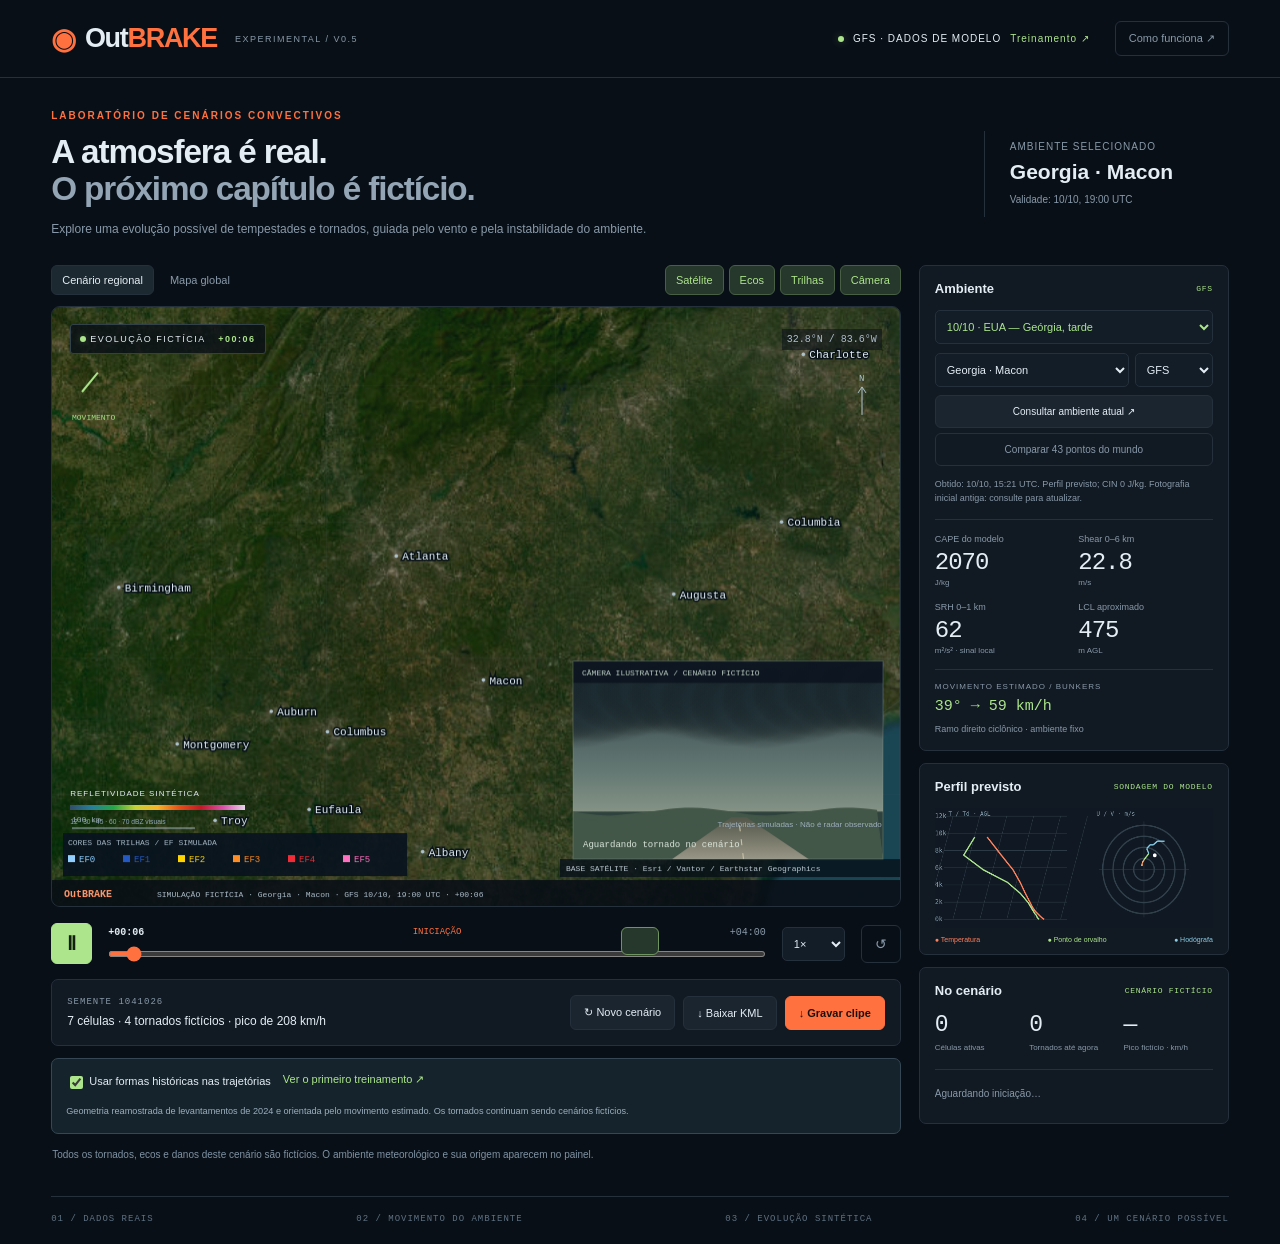
<file: index.html>
<!doctype html>
<html lang="pt-BR">
<head>
<meta charset="utf-8"><meta name="viewport" content="width=device-width,initial-scale=1">
<meta name="theme-color" content="#090f17"><meta name="description" content="OutBRAKE: um surto fictício guiado por ambientes reais de modelos meteorológicos.">
<title>OutBRAKE · Atmosfera real. Histórias possíveis.</title>
<link rel="stylesheet" href="style.css?v=05">
</head>
<body>
<header><a class="brand" href="./" aria-label="OutBRAKE início"><span class="brand-icon">◉</span>Out<span>BRAKE</span><small>EXPERIMENTAL / V0.5</small></a><div class="head-right"><span class="status-dot"></span><span id="sourceBadge">CARREGANDO AMBIENTE</span><a href="training.html" class="lab-link">Treinamento ↗</a><button id="aboutBtn" class="quiet">Como funciona ↗</button></div></header>
<main>
<section class="intro"><div><div class="eyebrow">LABORATÓRIO DE CENÁRIOS CONVECTIVOS</div><h1>A atmosfera é real.<br><span>O próximo capítulo é fictício.</span></h1><p>Explore uma evolução possível de tempestades e tornados, guiada pelo vento e pela instabilidade do ambiente.</p></div><div class="intro-meta"><span>AMBIENTE SELECIONADO</span><strong id="regionTitle">Preparando cenário…</strong><small id="validTime">—</small></div></section>
<section class="workbench">
<div class="stage-column">
<div class="stage-toolbar"><div class="tabs" role="group" aria-label="Visualização"><button id="regionalBtn" class="active">Cenário regional</button><button id="worldBtn">Mapa global</button></div><div class="layer-buttons"><button id="satelliteBtn" class="active" aria-pressed="true">Satélite</button><button id="radarBtn" class="active" aria-pressed="true">Ecos</button><button id="tracksBtn" class="active" aria-pressed="true">Trilhas</button><button id="cameraBtn" class="active" aria-pressed="true">Câmera</button></div></div>
<div class="stage"><canvas id="map" aria-label="Animação de um surto fictício de tempestades"></canvas><div id="stageOverlay" class="stage-live"><span class="status-dot"></span> EVOLUÇÃO FICTÍCIA <b id="stageTime">00:00</b></div><div class="stage-location" id="stageLocation">—</div><div id="echoLegend" class="legend"><span>REFLETIVIDADE SINTÉTICA</span><i></i><small>12 · 30 · 45 · 60 · 70 dBZ visuais</small></div><div class="map-note" id="mapNote">Trajetórias simuladas · Não é radar observado</div></div>
<div class="transport"><button id="playBtn" class="play" aria-label="Pausar animação">Ⅱ</button><div class="timeline"><div class="time-row"><b id="clock">+00:00</b><span id="phase">INICIAÇÃO</span><span>+04:00</span></div><input id="scrub" type="range" min="0" max="240" step="0.2" value="0" aria-label="Minutos do cenário"></div><select id="speed" aria-label="Velocidade"><option value="2">0,5×</option><option value="4" selected>1×</option><option value="8">2×</option><option value="16">4×</option></select><button id="restartBtn" class="quiet" title="Recomeçar">↺</button></div>
<div class="scenario-strip"><div><span id="seedLabel">SEMENTE —</span><strong id="summary">Gerando evolução…</strong></div><button id="newBtn">↻ Novo cenário</button><button id="kmlBtn" title="Trajetórias completas do cenário para o Google Earth">↓ Baixar KML</button><button id="exportBtn" class="accent">↓ Gravar clipe</button></div>
<div class="learning-strip"><label><input id="historicalShapes" type="checkbox" checked> Usar formas históricas nas trajetórias</label><a href="training.html">Ver o primeiro treinamento ↗</a><small>Geometria reamostrada de levantamentos de 2024 e orientada pelo movimento estimado. Os tornados continuam sendo cenários fictícios.</small></div><section id="finalSummary" class="final-summary" hidden><div class="panel-title"><h2>Resumo final dos tornados</h2><span>CLASSIFICAÇÃO SIMULADA</span></div><table><thead><tr><th>Tornado</th><th>Classe</th><th>Pico fictício</th><th>Duração</th></tr></thead><tbody id="summaryRows"></tbody></table><small>Classe EF pela faixa do pico de vento fictício. EF0 azul claro · EF1 azul escuro · EF2 amarelo · EF3 laranja · EF4 vermelho · EF5 rosa.</small></section><div class="foot-note">Todos os tornados, ecos e danos deste cenário são fictícios. O ambiente meteorológico e sua origem aparecem no painel.</div>
</div>
<aside>
<section class="panel"><div class="panel-title"><h2>Ambiente</h2><span id="modelLabel">GFS</span></div><select id="scenarioPreset" class="preset" aria-label="Cenário de hoje"><option value="usa">10/10 · EUA — Geórgia, tarde</option><option value="alabama">10/10 · Alabama — madrugada</option></select><div class="form-row"><select id="regionSelect" aria-label="Região"></select><select id="modelSelect" aria-label="Modelo"><option value="gfs">GFS</option><option value="ecmwf">ECMWF</option></select></div><button id="loadBtn" class="wide">Consultar ambiente atual ↗</button><button id="scanBtn" class="wide quiet">Comparar 36 pontos do mundo</button><p id="dataStatus" class="data-status" aria-live="polite">Lendo a consulta inicial…</p><div class="metrics"><div><span>CAPE do modelo</span><strong id="capeVal">—</strong><small>J/kg</small></div><div><span>Shear 0–6 km</span><strong id="shearVal">—</strong><small>m/s</small></div><div><span>SRH 0–1 km</span><strong id="srhVal">—</strong><small>m²/s² · sinal local</small></div><div><span>LCL aproximado</span><strong id="lclVal">—</strong><small>m AGL</small></div></div><div class="motion"><span>MOVIMENTO ESTIMADO / BUNKERS</span><strong id="motionVal">—</strong><small id="motionNote">—</small></div></section>
<section class="panel charts"><div class="panel-title"><h2>Perfil previsto</h2><span>SONDAGEM DO MODELO</span></div><canvas id="sounding" width="620" height="250" aria-label="Perfil de temperatura, ponto de orvalho e hodógrafa"></canvas><div class="chart-key"><span class="temp">● Temperatura</span><span class="dew">● Ponto de orvalho</span><span class="wind">● Hodógrafa</span></div></section>
<section class="panel"><div class="panel-title"><h2>No cenário</h2><span id="modeLabel">SUPERCÉLULAS</span></div><div class="scenario-stats"><div><strong id="cellCount">0</strong><span>Células ativas</span></div><div><strong id="torCount">0</strong><span>Tornados até agora</span></div><div><strong id="peakWind">—</strong><span>Pico fictício · km/h</span></div></div><div id="events" class="events"><p>Aguardando iniciação…</p></div></section>
</aside>
</section>
<section class="method-line"><span>01 / DADOS REAIS</span><span>02 / MOVIMENTO DO AMBIENTE</span><span>03 / EVOLUÇÃO SINTÉTICA</span><span>04 / UM CENÁRIO POSSÍVEL</span></section>
</main>
<dialog id="about"><button id="closeAbout" class="dialog-close" aria-label="Fechar">×</button><div class="eyebrow">O QUE ESTA VERSÃO FAZ</div><h2>Um experimento visual,<br>com a origem dos dados à vista.</h2><p>A consulta inicial usa um ambiente do GFS para o sudeste dos Estados Unidos em 10/10/2026. O seletor oferece o ambiente da tarde na Geórgia e o da madrugada no sudeste do Alabama. O painel apresenta o ponto e o horário efetivamente usados. Os botões de consulta buscam novas previsões pelo Open-Meteo. O painel informa o horário de validade e de obtenção; estes não são o horário de inicialização da rodada.</p><p>A comparação global amostra pontos em regiões convectivas em regiões convectivas e escolhe o maior índice de ingredientes nas próximas 24 horas. Não é uma busca exaustiva do planeta nem uma probabilidade de tornado. O índice usa CAPE, diferença vetorial entre os ventos de 10 m e 500 hPa, ponto de orvalho e CIN disponível.</p><p>O movimento regional usa uma aproximação de Bunkers com vento médio 0–6 km e desvio de 7,5 m/s. Escolhe o ramo ciclônico conforme o hemisfério. Shear e SRH usam alturas AGL e descartam níveis abaixo do solo. O LCL usa 125 × (T − Td). O perfil é previsto, sem assimilação adicional de radiossondagens neste protótipo.</p><p>A formação de células, a produção de tornados, seus ventos, tamanhos e durações são regras fictícias com aleatoriedade reproduzível. Não há integração das equações atmosféricas. Os ecos são um campo sintético com textura espacial, núcleo de precipitação, escudo dianteiro e gancho contínuo. A escala de dBZ é ilustrativa, sem cálculo microfísico. As classes EF mostradas são simuladas: o pico fictício é convertido em mph e arredondado antes de ser comparado às faixas EF0–EF5. A câmera é uma representação artística vinculada ao tornado selecionado.</p><p>O fundo regional usa um mosaico de imagens da superfície do Esri World Imagery, georreferenciado pelo retângulo de coordenadas retornado pelo serviço. As datas de aquisição variam: não é uma imagem meteorológica ao vivo. Há uma cópia incluída para o sudeste dos EUA; consultas a outras regiões podem buscar um novo mosaico. A camada Satélite pode ser desligada. Esta versão também usa contornos geográficos Natural Earth. Ainda não incorpora um modelo de elevação, frentes ou convergência para determinar a iniciação. A imagem mostra a superfície, mas o relevo não altera a física desta simulação. Baixos ingredientes podem gerar um cenário sem tornados.</p><p>Baixar KML exporta todas as trajetórias do cenário, com IDs, classes, cores e horários simulados, mesmo antes do fim da animação. Gravar clipe também baixa o KML correspondente. Cada classe tem uma pasta no Google Earth: EF0 azul claro, EF1 azul escuro, EF2 amarelo, EF3 laranja, EF4 vermelho e EF5 rosa.</p><p>A v0.5 inclui um experimento de aprendizado com GFS e registros históricos: treino em abril–maio de 2024, teste no mesmo período de 2025. O classificador é consultável na página Treinamento; a comparação ainda é retrospectiva e ele não determina a quantidade ou a intensidade dos tornados deste simulador. A opção de formas históricas usa uma biblioteca empírica de geometrias DAT de 2024, redimensionadas para o movimento de cada célula. Ainda não há um modelo de curvatura condicionado ao ambiente.</p><div class="sources"><a href="https://open-meteo.com/en/docs/gfs-api" target="_blank" rel="noopener">GFS / Open-Meteo ↗</a><a href="https://open-meteo.com/en/docs/ecmwf-api" target="_blank" rel="noopener">ECMWF / Open-Meteo ↗</a><a href="https://www.weather.gov/oun/efscale" target="_blank" rel="noopener">Faixas EF / NWS ↗</a><a href="https://services.arcgisonline.com/ArcGIS/rest/services/World_Imagery/MapServer" target="_blank" rel="noopener">Esri World Imagery ↗</a><a href="https://www.naturalearthdata.com/" target="_blank" rel="noopener">Natural Earth ↗</a><a href="https://github.com/Vitkkk/OutBRAKE" target="_blank" rel="noopener">Código do OutBRAKE ↗</a></div></dialog>
<div id="toast" role="status"></div>
<script src="learning.js?v=05"></script><script src="app.js?v=05"></script>
</body></html>
</file>
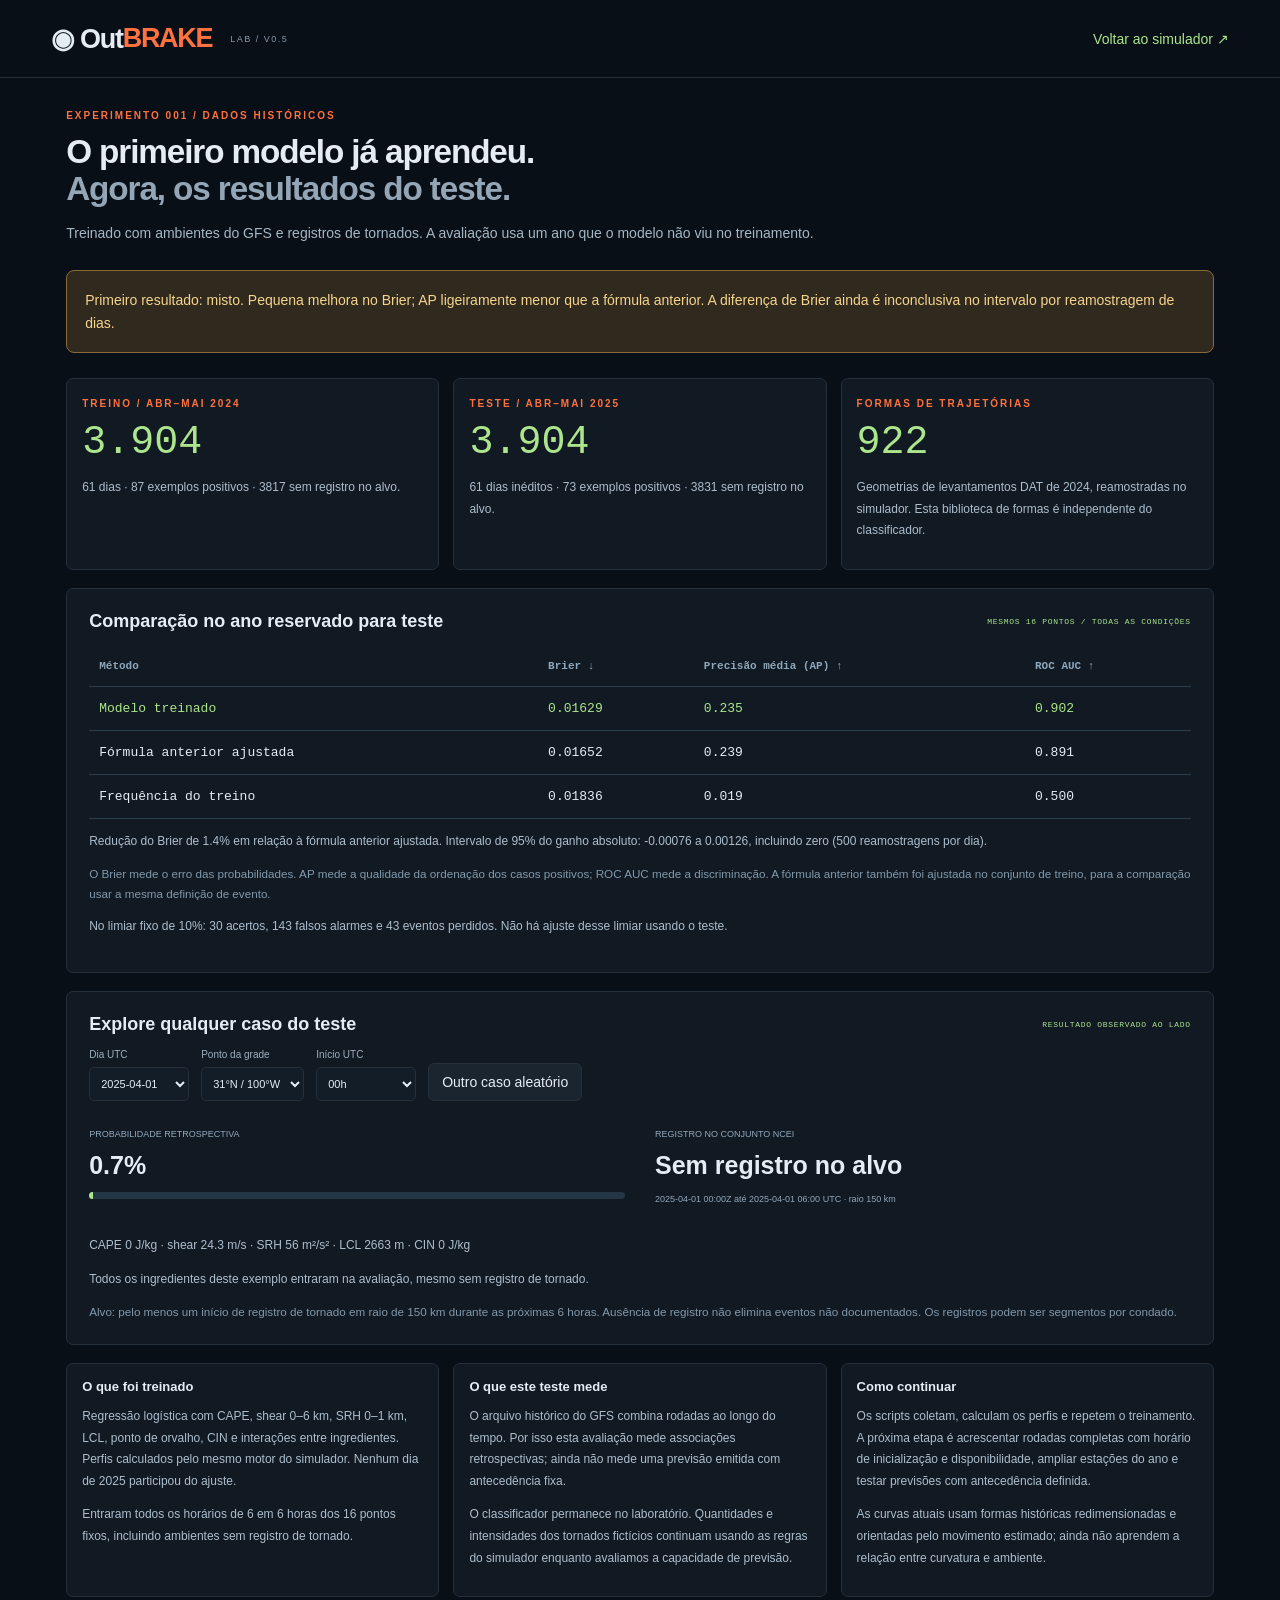
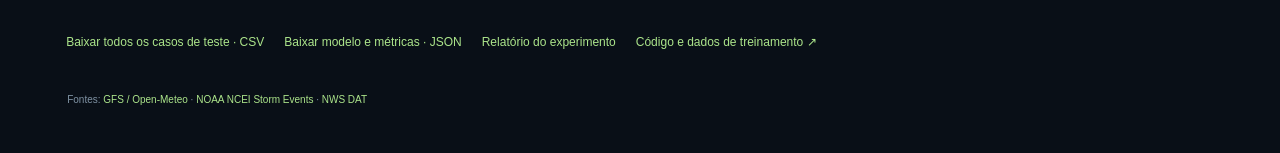
<file: training.html>
<!doctype html><html lang="pt-BR"><head><meta charset="utf-8"><meta name="viewport" content="width=device-width,initial-scale=1"><title>OutBRAKE · Primeiro treinamento</title><link rel="stylesheet" href="style.css?v=05"></head><body>
<header><a class="brand" href="./">◉ Out<span>BRAKE</span><small>LAB / V0.5</small></a><a class="lab-link" href="./">Voltar ao simulador ↗</a></header>
<main class="training-page"><div class="eyebrow">EXPERIMENTO 001 / DADOS HISTÓRICOS</div><h1>O primeiro modelo já aprendeu.<br><span>Agora, os resultados do teste.</span></h1><p class="training-lead">Treinado com ambientes do GFS e registros de tornados. A avaliação usa um ano que o modelo não viu no treinamento.</p>
<div id="trainingStatus" class="training-verdict" role="status">Carregando os resultados…</div>
<section class="training-grid"><article class="panel"><span class="eyebrow">TREINO / ABR–MAI 2024</span><strong id="trainCount" class="big-number">—</strong><p id="trainDetail"></p></article><article class="panel"><span class="eyebrow">TESTE / ABR–MAI 2025</span><strong id="testCount" class="big-number">—</strong><p id="testDetail"></p></article><article class="panel"><span class="eyebrow">FORMAS DE TRAJETÓRIAS</span><strong id="shapeCount" class="big-number">—</strong><p>Geometrias de levantamentos DAT de 2024, reamostradas no simulador. Esta biblioteca de formas é independente do classificador.</p></article></section>
<section class="panel research-panel"><div class="panel-title"><h2>Comparação no ano reservado para teste</h2><span>MESMOS 16 PONTOS / TODAS AS CONDIÇÕES</span></div><div class="table-scroll"><table class="research-table"><thead><tr><th>Método</th><th>Brier ↓</th><th>Precisão média (AP) ↑</th><th>ROC AUC ↑</th></tr></thead><tbody id="metricsRows"></tbody></table></div><p id="comparisonText"></p><small>O Brier mede o erro das probabilidades. AP mede a qualidade da ordenação dos casos positivos; ROC AUC mede a discriminação. A fórmula anterior também foi ajustada no conjunto de treino, para a comparação usar a mesma definição de evento.</small><p id="thresholdText"></p></section>
<section class="panel research-panel"><div class="panel-title"><h2>Explore qualquer caso do teste</h2><span>RESULTADO OBSERVADO AO LADO</span></div><div class="case-controls"><label>Dia UTC<select id="caseDate"></select></label><label>Ponto da grade<select id="casePoint"></select></label><label>Início UTC<select id="caseHour"><option value="00">00h</option><option value="06">06h</option><option value="12">12h</option><option value="18">18h</option></select></label><button id="randomCase">Outro caso aleatório</button></div><div class="case-result"><div><span>PROBABILIDADE RETROSPECTIVA</span><strong id="caseProbability">—</strong><div class="probability-bar"><i id="probabilityFill"></i></div></div><div><span>REGISTRO NO CONJUNTO NCEI</span><strong id="caseObserved">—</strong><small id="caseWindow"></small></div></div><p id="caseIngredients"></p><p id="caseReports"></p><small>Alvo: pelo menos um início de registro de tornado em raio de 150 km durante as próximas 6 horas. Ausência de registro não elimina eventos não documentados. Os registros podem ser segmentos por condado.</small></section>
<section class="training-grid"><article class="panel"><h2>O que foi treinado</h2><p>Regressão logística com CAPE, shear 0–6 km, SRH 0–1 km, LCL, ponto de orvalho, CIN e interações entre ingredientes. Perfis calculados pelo mesmo motor do simulador. Nenhum dia de 2025 participou do ajuste.</p><p>Entraram todos os horários de 6 em 6 horas dos 16 pontos fixos, incluindo ambientes sem registro de tornado.</p></article><article class="panel"><h2>O que este teste mede</h2><p>O arquivo histórico do GFS combina rodadas ao longo do tempo. Por isso esta avaliação mede associações retrospectivas; ainda não mede uma previsão emitida com antecedência fixa.</p><p>O classificador permanece no laboratório. Quantidades e intensidades dos tornados fictícios continuam usando as regras do simulador enquanto avaliamos a capacidade de previsão.</p></article><article class="panel"><h2>Como continuar</h2><p>Os scripts coletam, calculam os perfis e repetem o treinamento. A próxima etapa é acrescentar rodadas completas com horário de inicialização e disponibilidade, ampliar estações do ano e testar previsões com antecedência definida.</p><p>As curvas atuais usam formas históricas redimensionadas e orientadas pelo movimento estimado; ainda não aprendem a relação entre curvatura e ambiente.</p></article></section>
<div class="research-downloads"><a href="training-test.csv" download>Baixar todos os casos de teste · CSV</a><a href="training-model.json" download>Baixar modelo e métricas · JSON</a><a href="training-report.md" download>Relatório do experimento</a><a href="https://github.com/Vitkkk/OutBRAKE/tree/main/training" target="_blank" rel="noopener">Código e dados de treinamento ↗</a></div>
<p class="foot-note">Fontes: <a href="https://open-meteo.com/en/docs/historical-forecast-api">GFS / Open-Meteo</a> · <a href="https://www.ncei.noaa.gov/pub/data/swdi/stormevents/csvfiles/">NOAA NCEI Storm Events</a> · <a href="https://services.dat.noaa.gov/arcgis/rest/services/nws_damageassessmenttoolkit/DamageViewer/MapServer">NWS DAT</a></p>
</main><script src="learning.js?v=05"></script><script src="training.js?v=05"></script></body></html>
</file>
<file: style.css>
:root{color-scheme:dark;--bg:#090f17;--panel:#111923;--border:#24303b;--muted:#8899a9;--text:#e4edf4;--accent:#ff713f;--green:#ace58b}*{box-sizing:border-box}body{margin:0;background:var(--bg);color:var(--text);font-family:Inter,Arial,sans-serif;font-size:14px}button,select,input{font:inherit}button,a,select,input{touch-action:manipulation}button{border:1px solid var(--border);border-radius:6px;background:#1b2530;color:var(--text);padding:10px 13px;cursor:pointer;transition:background .18s,border-color .18s}button:hover{background:#293744;border-color:#657381}button:focus-visible,a:focus-visible,input:focus-visible,select:focus-visible{outline:2px solid var(--accent);outline-offset:3px}button:disabled{cursor:wait;opacity:.5}button.active{color:var(--green);border-color:#476044;background:#26372b}.quiet{background:transparent;color:var(--muted)}.accent{background:var(--accent);border-color:var(--accent);color:#1b100d;font-weight:700}header{height:78px;border-bottom:1px solid var(--border);padding:0 4vw;display:flex;justify-content:space-between;align-items:center}.brand{font-weight:900;font-size:27px;letter-spacing:-1.3px;text-decoration:none;color:var(--text);display:flex;align-items:center;gap:0}.brand>span:not(.brand-icon){color:var(--accent)}.brand-icon{color:var(--accent);margin-right:10px;font-size:29px}.brand small{font-size:9px;letter-spacing:1.5px;color:var(--muted);font-weight:500;margin-left:18px}.head-right{display:flex;align-items:center;gap:9px;font-size:10px;letter-spacing:1px}.head-right button{margin-left:16px;font-size:11px;letter-spacing:0}.status-dot{width:6px;height:6px;background:var(--green);border-radius:50%;display:inline-block;box-shadow:0 0 8px #ace58b50}main{max-width:1720px;padding:32px 4vw 20px;margin:auto}.intro{display:flex;justify-content:space-between;align-items:center;gap:24px;margin-bottom:27px}.eyebrow{font-size:10px;letter-spacing:2px;color:var(--accent);font-weight:700;margin-bottom:12px}h1{font-size:clamp(23px,2.6vw,38px);line-height:1.12;letter-spacing:-1.1px;margin:0 0 12px}h1 span{color:#94a6b6}.intro p{color:var(--muted);font-size:12px;line-height:1.5;margin:0;max-width:610px}.intro-meta{padding:10px 0 10px 25px;border-left:1px solid var(--border);min-width:245px}.intro-meta span,.intro-meta small{display:block;font-size:10px;letter-spacing:1px;color:var(--muted)}.intro-meta strong{display:block;font-size:21px;margin:8px 0}.intro-meta small{letter-spacing:0;line-height:1.5}.workbench{display:grid;grid-template-columns:minmax(0,1fr) 310px;gap:18px}.stage-column{min-width:0}.stage-toolbar{display:flex;justify-content:space-between;align-items:center;gap:12px;margin-bottom:11px}.tabs,.layer-buttons{display:flex;gap:5px}.stage-toolbar button{font-size:11px;padding:8px 10px}.tabs button{background:transparent;border-color:transparent;color:var(--muted)}.tabs button.active{border-color:var(--border);background:#1c2930;color:var(--text)}.stage{position:relative;width:100%;height:clamp(420px,47vw,690px);overflow:hidden;border:1px solid var(--border);border-radius:9px;background:#101b26}#map{width:100%;height:100%;display:block}.stage-live{position:absolute;top:17px;left:18px;font-size:9px;letter-spacing:1.5px;background:#090f17cf;padding:9px;border:1px solid #32404a;border-radius:3px;pointer-events:none}.stage-live b{color:var(--green);margin-left:9px}.stage-location{position:absolute;top:22px;right:18px;font:10px monospace;color:#aebdcb;background:#090f1790;padding:5px;pointer-events:none}.legend{position:absolute;bottom:20px;left:18px;width:145px;font-size:8px;letter-spacing:1px;pointer-events:none}.legend i{display:block;height:5px;background:linear-gradient(90deg,#2c9a86,#89c969,#e6d457,#ec9140,#f35650,#b16be0);margin:7px 0}.legend small{letter-spacing:0;color:#92a7b8}.map-note{position:absolute;bottom:17px;right:18px;font-size:8px;color:#9cadbb;max-width:220px;text-align:right;pointer-events:none}.transport{display:flex;gap:16px;align-items:center;padding:16px 0 15px}.play{background:#ace58b;color:#14200f;border-color:#ace58b;width:41px;height:41px;flex-shrink:0;font-size:19px;font-weight:700;padding:0}.timeline{flex:1;min-width:0}.time-row{display:flex;justify-content:space-between;font:10px monospace;color:var(--muted);padding-bottom:6px}.time-row b{color:var(--text)}#phase{font-size:9px;color:var(--accent)}input[type=range]{width:100%;height:6px;accent-color:var(--accent);margin:0;cursor:pointer}select{background:#121d28;border:1px solid var(--border);color:var(--text);padding:9px 7px;border-radius:5px;font-size:11px;max-width:100%}.transport>select{width:63px}.scenario-strip{display:flex;align-items:center;gap:8px;padding:15px;border:1px solid var(--border);border-radius:7px;background:var(--panel)}.scenario-strip>div{flex:1}.scenario-strip span{display:block;font:9px monospace;letter-spacing:1px;color:var(--muted);margin-bottom:5px}.scenario-strip strong{font-size:12px;font-weight:500}.scenario-strip button{font-size:11px;white-space:nowrap}.foot-note{font-size:10px;line-height:1.6;color:#7f92a3;padding:13px 1px}aside{display:flex;flex-direction:column;gap:12px}.panel{border:1px solid var(--border);background:var(--panel);border-radius:7px;padding:15px}.panel-title{display:flex;justify-content:space-between;align-items:center;margin-bottom:14px;gap:8px}.panel h2{font-size:13px;margin:0;font-weight:600}.panel-title>span{font:8px monospace;letter-spacing:.7px;color:var(--green)}.form-row{display:flex;gap:6px;margin-bottom:8px}.form-row select:first-child{flex:1;min-width:0}.wide{width:100%;font-size:10px;margin-bottom:5px}.data-status{font-size:9px;line-height:1.6;color:var(--muted);margin:6px 0 14px;overflow-wrap:anywhere}.metrics{display:grid;grid-template-columns:1fr 1fr;gap:15px 9px;border-top:1px solid var(--border);padding-top:14px}.metrics span{display:block;color:var(--muted);font-size:9px;margin-bottom:5px}.metrics strong{font-family:monospace;font-size:24px;font-weight:500;letter-spacing:-1px}.metrics small{font-size:8px;color:var(--muted);display:block;margin-top:2px}.motion{border-top:1px solid var(--border);margin-top:14px;padding-top:12px}.motion span{display:block;font-size:8px;letter-spacing:1px;color:var(--muted)}.motion strong{display:block;font:15px monospace;color:var(--green);margin:7px 0 4px}.motion small{font-size:9px;color:var(--muted)}.charts{padding-bottom:11px}#sounding{width:100%;height:120px;display:block}.chart-key{display:flex;justify-content:space-between;font-size:7px;margin-top:8px}.temp{color:#ff825d}.dew{color:#ace58b}.wind{color:#8acde5}.scenario-stats{display:grid;grid-template-columns:repeat(3,1fr);gap:5px;margin-bottom:15px}.scenario-stats strong{display:block;font:23px monospace}.scenario-stats span{display:block;color:var(--muted);font-size:8px;line-height:1.4;margin-top:4px}.events{max-height:150px;overflow:auto;border-top:1px solid var(--border);padding-top:9px}.events p{color:var(--muted);font-size:10px;line-height:1.5;margin:7px 0}.events .event{font-size:9px;display:flex;gap:8px;padding:7px 0;border-bottom:1px solid #24303b80}.event time{color:var(--accent);font-family:monospace;white-space:nowrap}.event span{color:#a9baca}.method-line{display:flex;justify-content:space-between;border-top:1px solid var(--border);margin-top:20px;padding-top:17px;font:9px monospace;letter-spacing:1px;color:#5e7182}dialog{border:1px solid #455461;background:#111b26;color:var(--text);border-radius:12px;max-width:650px;width:calc(100% - 32px);padding:32px;max-height:85vh}dialog::backdrop{background:#000b;backdrop-filter:blur(5px)}dialog h2{font-size:26px;letter-spacing:-1px;line-height:1.2}dialog p{font-size:12px;line-height:1.8;color:#a6b7c6}.dialog-close{position:absolute;right:15px;top:15px;padding:3px 10px;font-size:23px}.sources{display:flex;gap:15px;flex-wrap:wrap;margin-top:22px}.sources a{color:var(--green);font-size:10px}#toast{position:fixed;bottom:25px;left:50%;transform:translateX(-50%) translateY(80px);background:#26372b;border:1px solid #6f955e;padding:13px 18px;border-radius:6px;color:#d8efd0;font-size:12px;transition:transform .2s;z-index:20;max-width:90vw;text-align:center}#toast.show{transform:translateX(-50%) translateY(0)}@media(min-width:1500px){.workbench{grid-template-columns:minmax(0,1fr) 350px}.stage{height:660px}.panel{padding:19px}#sounding{height:145px}}@media(max-width:1000px){main{padding:24px}.workbench{grid-template-columns:minmax(0,1fr) 280px}.intro-meta{min-width:210px}.head-right #sourceBadge{display:none}.stage{height:530px}.scenario-strip{flex-wrap:wrap}.scenario-strip>div{flex-basis:100%}.layer-buttons button{font-size:9px;padding:7px}.tabs button{font-size:10px;padding:7px}.stage-location{display:none}}@media(max-width:760px){header{height:63px;padding:0 18px}.brand{font-size:24px}.brand small{font-size:7px;letter-spacing:.5px;margin-left:10px}.head-right .status-dot{display:none}.head-right button{font-size:9px;padding:8px;margin-left:0}main{padding:24px 14px}.intro{display:block;margin-bottom:20px}.intro h1{font-size:28px}.intro p{font-size:11px}.intro-meta{border:0;border-top:1px solid var(--border);padding:13px 0 0;margin-top:17px;min-width:0;display:grid;grid-template-columns:1fr auto;align-items:center;gap:3px}.intro-meta>span{grid-column:1/-1;font-size:8px}.intro-meta strong{font-size:18px;margin:4px 0}.intro-meta small{font-size:9px;text-align:right}.workbench{display:block}.stage{height:470px;max-height:65vh;min-height:330px}.stage-toolbar{gap:6px}.stage-toolbar button{padding:7px 8px;font-size:9px}.layer-buttons{gap:3px}.layer-buttons button{padding:7px 6px;font-size:8px}.stage-live{font-size:8px;left:12px;top:12px}.map-note{max-width:150px;font-size:7px}.transport{gap:10px}.scenario-strip{padding:12px}.scenario-strip>div{flex-basis:100%}.scenario-strip button{flex:1}.foot-note{font-size:9px}aside{margin-top:13px;display:grid;grid-template-columns:1fr 1fr;gap:10px}.panel:first-child{grid-column:1/-1}.metrics{grid-template-columns:repeat(4,1fr);gap:5px}.metrics strong{font-size:23px}.metrics span{font-size:8px}.metrics small{font-size:7px}.panel-title>span{font-size:7px}.panel{padding:12px}.charts #sounding{height:120px}.charts .chart-key{flex-wrap:wrap;gap:4px}.scenario-stats strong{font-size:20px}.scenario-stats span{font-size:7px}.method-line{flex-wrap:wrap;gap:12px;font-size:7px}.events{max-height:120px}}@media(prefers-reduced-motion:reduce){*{transition:none!important}}

[hidden]{display:none!important}.legend{bottom:80px}.legend i{background:linear-gradient(90deg,#334d67,#277f9a,#25a647,#c4d137,#f7b329,#e45018,#c01928,#da50ab,#e9d2eb)}.final-summary{margin-top:12px;border:1px solid #385269;background:#101d29;padding:16px;border-radius:7px}.final-summary table{width:100%;border-collapse:collapse;font-size:12px}.final-summary th{text-align:left;color:#8fa5b7;font-size:10px;font-weight:500;padding:7px 5px;border-bottom:1px solid #2b3f51}.final-summary td{padding:10px 5px;border-bottom:1px solid #223748;font-family:monospace}.final-summary td i{display:inline-block;width:8px;height:8px;margin-right:8px;border-radius:2px}.final-summary small{display:block;color:#8fa5b7;font-size:9px;margin-top:10px}.map-note{bottom:77px}.legend{width:175px}@media(max-width:760px){.final-summary td{font-size:11px}.final-summary th{font-size:9px}.map-note{font-size:7px;max-width:130px}}

.stage-toolbar{flex-wrap:wrap}.layer-buttons{flex-wrap:wrap}@media(max-width:760px){.stage-toolbar .tabs{flex-basis:100%}.layer-buttons{gap:5px}.layer-buttons button{font-size:9px;padding:7px 10px}}

.preset{width:100%;margin-bottom:9px;color:#ace58b}

.scenario-strip{flex-wrap:wrap}.scenario-strip>div{min-width:200px}@media(max-width:400px){.scenario-strip button{flex-basis:40%}.scenario-strip #exportBtn{flex-basis:100%}}
.lab-link,.learning-strip a,.research-downloads a,.foot-note a{color:#ace58b;text-decoration:none}.learning-strip{margin-top:12px;padding:14px;background:#15232c;border:1px solid #354754;border-radius:7px;display:flex;gap:12px;flex-wrap:wrap;font-size:11px}.learning-strip input{accent-color:#ace58b;vertical-align:middle}.learning-strip small{width:100%;color:#9cafbe;line-height:1.6}.training-page{max-width:1250px}.training-lead{color:#a5b7c5;line-height:1.7;max-width:750px}.training-verdict{border:1px solid #896a36;background:#30291e;color:#f5d48e;padding:18px;border-radius:8px;line-height:1.6;margin:25px 0}.training-grid{display:grid;grid-template-columns:repeat(3,1fr);gap:14px;margin:18px 0}.training-grid p,.research-panel p{font-size:12px;color:#adbecc;line-height:1.8}.big-number{display:block;font:40px monospace;margin-top:10px;color:#ace58b}.research-panel{margin:18px 0;padding:22px}.research-panel h2{font-size:18px}.research-panel small{color:#8299aa;line-height:1.7;display:block}.research-table{width:100%;border-collapse:collapse;font:13px monospace}.research-table th,.research-table td{padding:14px 10px;text-align:left;border-bottom:1px solid #2b3e4d}.research-table th{font-size:11px;color:#8fa7ba}.research-table tr:first-child td{color:#ace58b}.table-scroll{overflow-x:auto}.case-controls{display:flex;gap:12px;align-items:end;flex-wrap:wrap}.case-controls label{font-size:10px;color:#9db0bf}.case-controls select{display:block;margin-top:7px;min-width:100px}.case-result{display:grid;grid-template-columns:1fr 1fr;gap:30px;margin:28px 0}.case-result span,.case-result small{font-size:9px;color:#92a8b9;display:block}.case-result strong{font-size:25px;display:block;margin:12px 0}.positive-case{color:#ff976b}.probability-bar{height:7px;background:#243644;border-radius:9px;overflow:hidden}.probability-bar i{display:block;height:100%;background:#ace58b}.research-downloads{display:flex;flex-wrap:wrap;gap:20px;font-size:12px;padding:20px 0}@media(max-width:760px){.training-grid{grid-template-columns:1fr}.case-result{grid-template-columns:1fr;gap:8px}.head-right .lab-link{font-size:9px}.research-panel{padding:15px}.research-panel .panel-title{align-items:start;flex-direction:column}.research-table{font-size:11px}}
</file>
